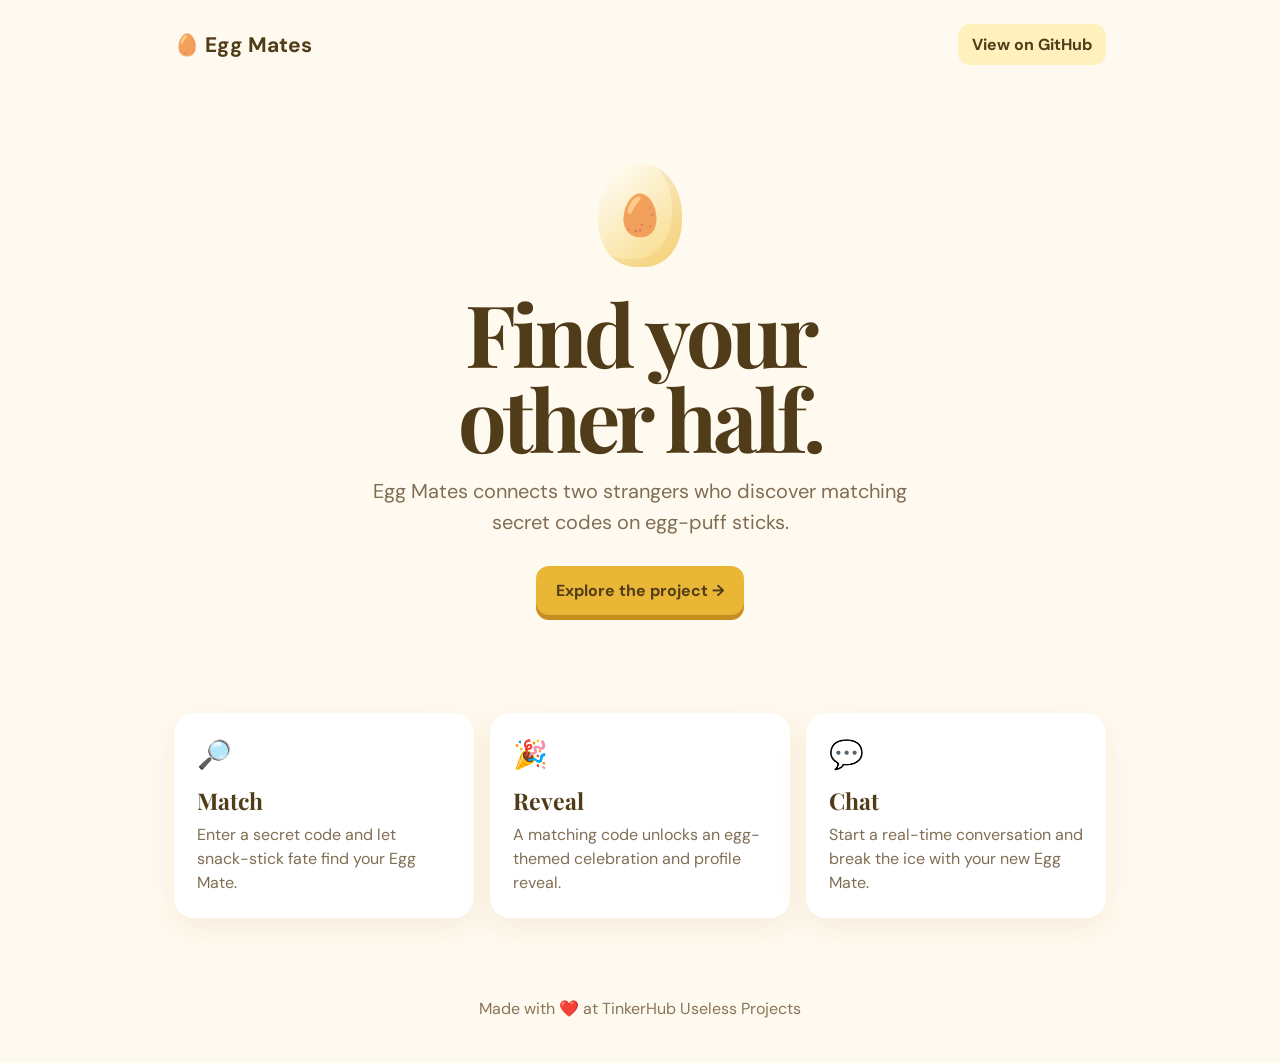
<file: continuing-from-build-egg-mates-app-2/docs/index.html>
<!doctype html>
<html lang="en">
  <head>
    <meta charset="utf-8" />
    <meta name="viewport" content="width=device-width, initial-scale=1" />
    <meta name="theme-color" content="#f5c957" />
    <title>Egg Mates — Find your other half</title>
    <link rel="preconnect" href="https://fonts.googleapis.com" />
    <link rel="preconnect" href="https://fonts.gstatic.com" crossorigin />
    <link href="https://fonts.googleapis.com/css2?family=DM+Sans:wght@400;600;700&family=Playfair+Display:wght@700&display=swap" rel="stylesheet" />
    <style>
      :root { --yellow:#f5c957; --ink:#513c19; --cream:#fffaf0; --soft:#fff1bd; }
      * { box-sizing:border-box; }
      body { margin:0; background:var(--cream); color:var(--ink); font-family:'DM Sans',sans-serif; }
      main { max-width:980px; margin:auto; padding:24px; }
      nav { display:flex; justify-content:space-between; align-items:center; gap:16px; }
      .brand { font-size:21px; font-weight:700; }
      a { color:inherit; }
      .repo { background:var(--soft); border-radius:12px; padding:10px 14px; text-decoration:none; font-weight:700; }
      .hero { min-height:72vh; display:grid; place-items:center; text-align:center; padding:70px 0; }
      .egg { display:inline-grid; place-items:center; width:84px; height:104px; background:linear-gradient(140deg,#fff,#f8d97d); border-radius:55% 55% 48% 48%; font-size:40px; box-shadow:inset -10px -8px #d99f3825; }
      h1 { font:700 clamp(45px,9vw,86px)/.98 'Playfair Display',serif; margin:24px 0 16px; letter-spacing:-.045em; }
      .hero p { max-width:570px; margin:0 auto 28px; color:#806e54; font-size:clamp(17px,2vw,20px); line-height:1.55; }
      .cta { display:inline-block; background:#e9b635; color:#523d18; padding:14px 20px; border-radius:13px; box-shadow:0 5px #c78e1f; text-decoration:none; font-weight:700; }
      .features { display:grid; grid-template-columns:repeat(3,1fr); gap:16px; margin:0 0 60px; }
      .feature { background:#fff; border-radius:20px; padding:23px; box-shadow:0 10px 30px #a67d2b1b; }
      .feature span { font-size:28px; } .feature h2 { font:700 23px 'Playfair Display',serif; margin:12px 0 7px; }
      .feature p { margin:0; color:#806e54; line-height:1.5; }
      footer { text-align:center; padding:20px; color:#897558; }
      @media(max-width:650px) { main { padding:18px; } .features { grid-template-columns:1fr; } nav .repo { font-size:13px; padding:9px 11px; } }
    </style>
  </head>
  <body>
    <main>
      <nav>
        <div class="brand">🥚 Egg Mates</div>
        <a class="repo" href="https://github.com/Benjamin-KJ/Eggmate">View on GitHub</a>
      </nav>

      <section class="hero">
        <div>
          <div class="egg">🥚</div>
          <h1>Find your<br />other half.</h1>
          <p>Egg Mates connects two strangers who discover matching secret codes on egg-puff sticks.</p>
          <a class="cta" href="https://github.com/Benjamin-KJ/Eggmate">Explore the project →</a>
        </div>
      </section>

      <section class="features">
        <article class="feature"><span>🔎</span><h2>Match</h2><p>Enter a secret code and let snack-stick fate find your Egg Mate.</p></article>
        <article class="feature"><span>🎉</span><h2>Reveal</h2><p>A matching code unlocks an egg-themed celebration and profile reveal.</p></article>
        <article class="feature"><span>💬</span><h2>Chat</h2><p>Start a real-time conversation and break the ice with your new Egg Mate.</p></article>
      </section>

      <footer>Made with ❤️ at TinkerHub Useless Projects</footer>
    </main>
  </body>
</html>
</file>
